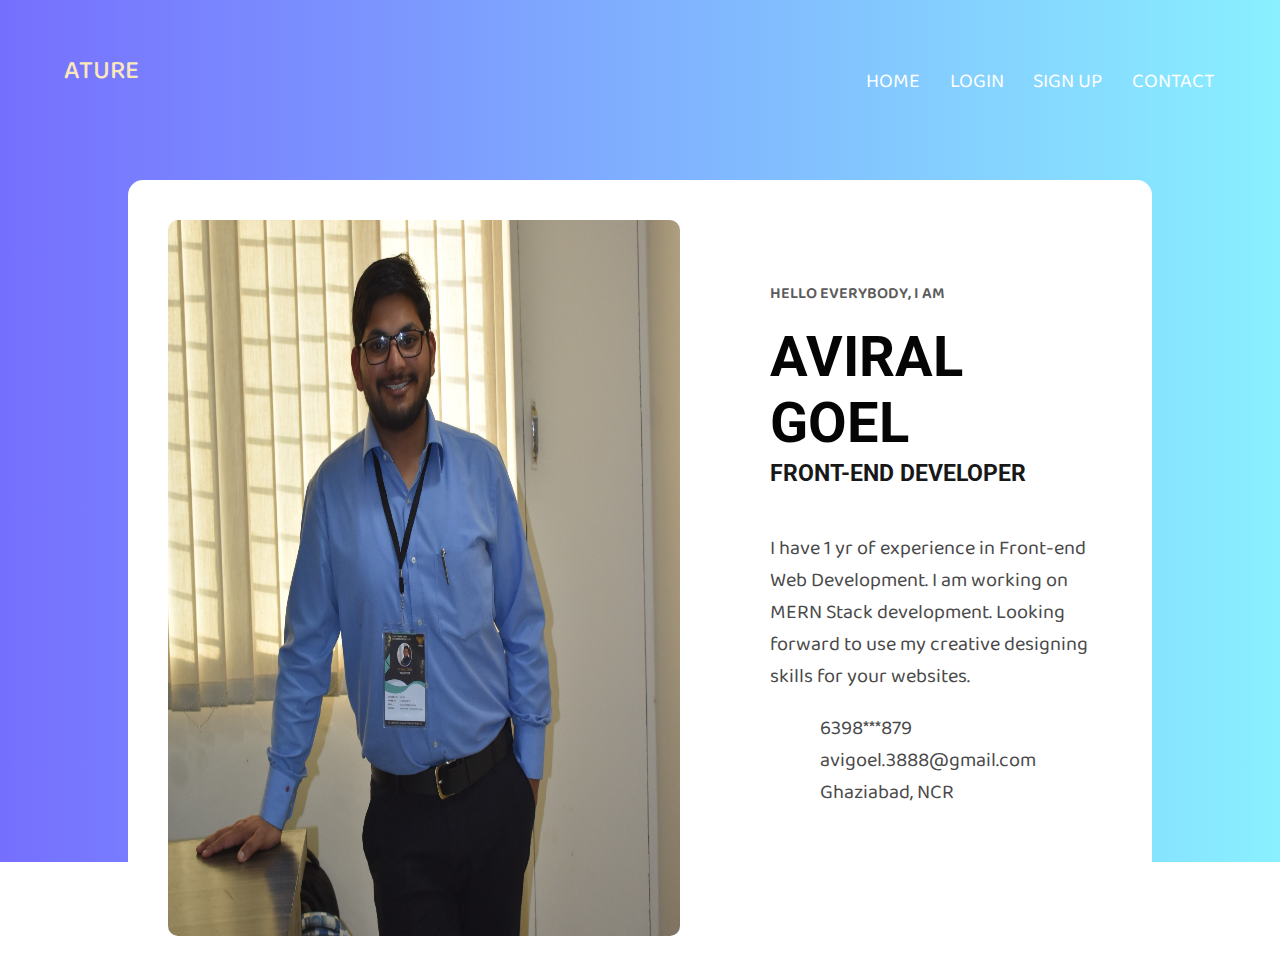
<file: HTML pages/about.html>
<!DOCTYPE html>
<html lang="en">

<head>
    <meta charset="UTF-8">
    <meta http-equiv="X-UA-Compatible" content="IE=edge">
    <meta name="viewport" content="width=device-width, initial-scale=1.0">
    <title>Ature: Developer Profile</title>

    <!-- Google Fonts -->
    <link href="https://fonts.googleapis.com/css2?family=Roboto:ital,wght@0,100;0,300;0,400;0,500;0,700;1,100;1,300;1,400;1,500;1,700&family=Style+Script&display=swap&family=Abril+Fatface&display=swap" rel="stylesheet">
    <link href="https://fonts.googleapis.com/css2?family=Baloo+2:wght@400;500;600;700;800&display=swap" rel="stylesheet">

    <!-- Font Awesome -->
    <link rel="stylesheet" href="https://cdnjs.cloudflare.com/ajax/libs/font-awesome/5.15.3/css/all.min.css" integrity="sha512-iBBXm8fW90+nuLcSKlbmrPcLa0OT92xO1BIsZ+ywDWZCvqsWgccV3gFoRBv0z+8dLJgyAHIhR35VZc2oM/gI1w==" crossorigin="anonymous" referrerpolicy="no-referrer"
    />

    <link rel="stylesheet" href="../Styles/about.css">

</head>

<body>
    <section id="section">
        <nav>
            <div class="main__navbar">
                <div class="home"><a href="../index.html">ATURE</a></div>
                <div>
                    <ul>
                        <li class="list_items"><a href="../index.html">HOME</a></li>
                        <li class="list_items"><a href="./login.html">LOGIN</a></li>
                        <li class="list_items"><a href="./createAccount.html">SIGN UP</a></li>
                        <li class="list_items"><a href="./contact.html">CONTACT</a></li>
                    </ul>
                </div>
            </div>
        </nav>
        <div class="main__bg">
        </div>
    </section>

    <section id="section__2">
        <div class="main__content">
            <div class="container">
                <div class="main__image">
                    <img src="../Images/about.jpg" alt="Developer Image">
                </div>
                <div class="main__text">
                    <h3 class="text__hello">HELLO EVERYBODY, I AM</h3>
                    <h1 class="text__name">AVIRAL GOEL</h1>
                    <h3 class="text__role">FRONT-END DEVELOPER</h3>
                    <p class="text__para">I have 1 yr of experience in Front-end Web Development. I am working on MERN Stack development. Looking forward to use my creative designing skills for your websites.</p>
                    <ul>
                        <li><i class="fas fa-phone-alt"></i> 6398***879</li>
                        <li><i class="fas fa-envelope"></i> avigoel.3888@gmail.com</li>
                        <li><i class="fas fa-map-marker-alt"></i> Ghaziabad, NCR </li>
                    </ul>
                    <div class="links">
                        <a href="https://github.com/Aviral3888" target="_blank"><i class="fab fa-github icon"></i></a>
                        <a href="https://www.linkedin.com/in/aviral-goel-2b789919a/" target="_blank"><i
                                class="fab fa-linkedin icon"></i></a>
                        <a href="https://github.com/Aviral3888" target="_blank"><i
                                class="fab fa-instagram-square icon"></i></a>
                    </div>
                </div>
            </div>
        </div>
    </section>

</body>

</html>
</file>
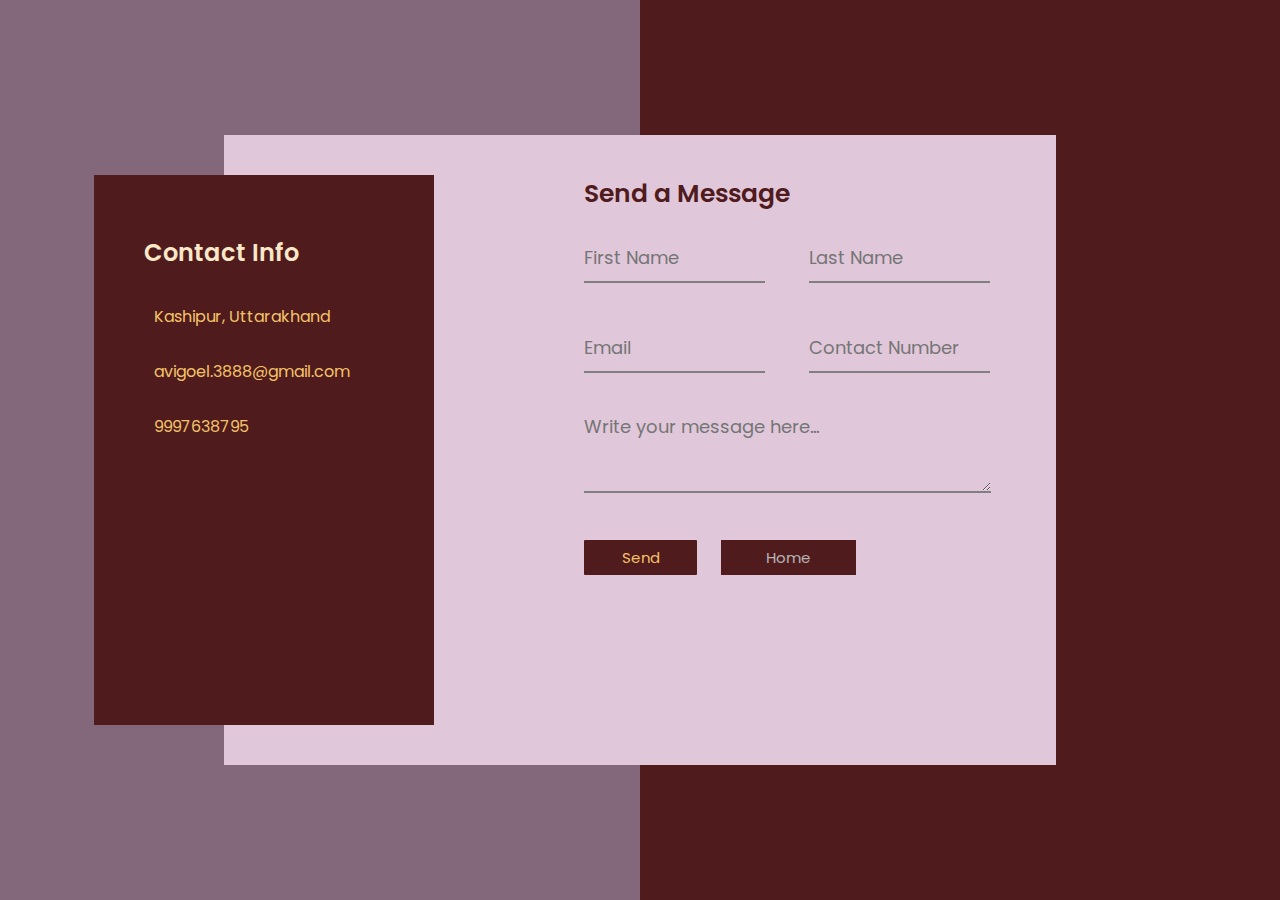
<file: HTML pages/contact.html>
<!DOCTYPE html>
<html lang="en">

<head>
    <meta charset="UTF-8">
    <meta http-equiv="X-UA-Compatible" content="IE=edge">
    <meta name="viewport" content="width=device-width, initial-scale=1.0">
    <title>Document</title>

    <!-- Font Awesome -->
    <link rel="stylesheet" href="https://cdnjs.cloudflare.com/ajax/libs/font-awesome/5.15.3/css/all.min.css" integrity="sha512-iBBXm8fW90+nuLcSKlbmrPcLa0OT92xO1BIsZ+ywDWZCvqsWgccV3gFoRBv0z+8dLJgyAHIhR35VZc2oM/gI1w==" crossorigin="anonymous" referrerpolicy="no-referrer"
    />

    <!-- Google Fonts -->
    <link href="https://fonts.googleapis.com/css2?family=Poppins:ital,wght@0,200;0,300;0,400;0,500;0,600;0,700;0,800;1,100;1,200;1,300;1,400;1,500;1,600;1,700&display=swap" rel="stylesheet">
    <!-- font-family: 'Poppins', sans-serif; -->

    <link rel="stylesheet" href="../Styles/contact.css">
</head>

<body>

    <section id="section">
        <div class="container">
            <div class="contact__info">
                <div class="address__list">
                    <h2 class="address__heading">Contact Info</h2>
                    <ul>
                        <li class="address__list__item">
                            <i class="fas fa-map-marker-alt"></i> Kashipur, Uttarakhand
                        </li>
                        <li class="address__list__item">
                            <i class="fas fa-envelope-open-text"></i>avigoel.3888@gmail.com
                        </li>
                        <li class="address__list__item">
                            <i class="fas fa-phone-volume"></i> 9997638795
                        </li>
                    </ul>
                </div>
                <div class="icons__list">
                    <ul>
                        <li class="icon__list__item">
                            <i class="fab fa-facebook-f"></i>
                        </li>
                        <li class="icon__list__item">
                            <i class="fab fa-twitter"></i>
                        </li>
                        <li class="icon__list__item">
                            <i class="fab fa-instagram"></i>
                        </li>
                        <li class="icon__list__item">
                            <i class="fab fa-linkedin-in"></i>
                        </li>
                        <li class="icon__list__item">
                            <i class="fab fa-pinterest-p"></i>
                        </li>
                    </ul>
                </div>
            </div>
            <div class="contact__form">
                <div class="form__section">
                    <h2 class="contact__form__heading">
                        Send a Message
                    </h2>
                    <form action="">
                        <div class="form__group">
                            <input type="text" name="" id="fname" class="input__name input__first__name" placeholder="First Name">
                            <input type="text" name="" id="lname" class="input__name input__last__name" placeholder="Last Name">
                        </div>
                        <div class="form__group">
                            <input type="email" name="" id="fname" class="input__email" placeholder="Email">
                            <input type="number" name="" id="lname" class="input__number" placeholder="Contact Number">
                        </div>
                        <div class="form__group">
                            <textarea name="" id="message" class="input__message" placeholder="Write your message here..."></textarea>
                        </div>
                        <button type="submit">Send</button>
                        <span class="home__link">
                            <a href="../index.html">Home</a>
                        </span>

                    </form>
                </div>
            </div>
        </div>
    </section>

</body>

</html>
</file>
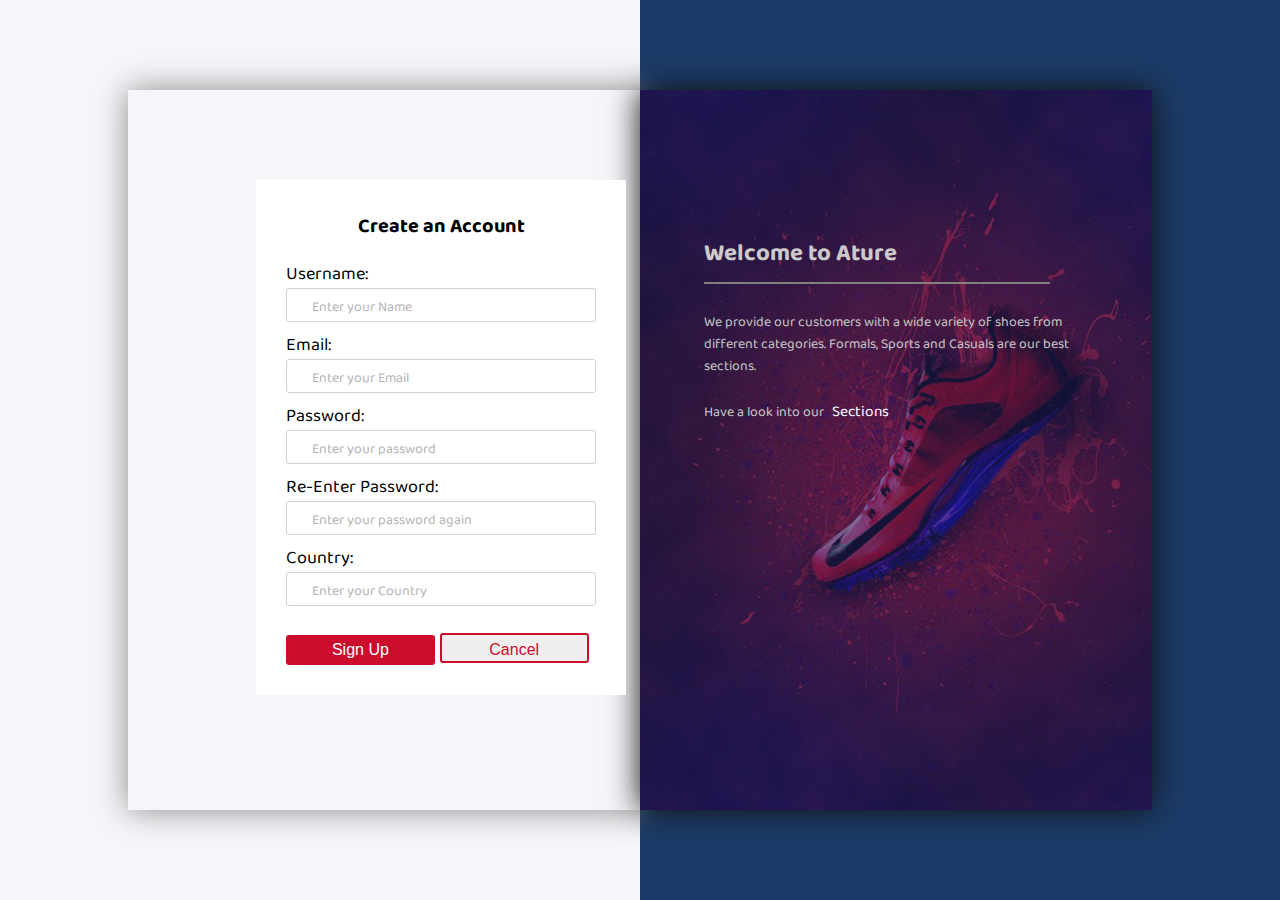
<file: HTML pages/createAccount.html>
<!DOCTYPE html>
<html lang="en">

<head>
    <meta charset="UTF-8">
    <meta http-equiv="X-UA-Compatible" content="IE=edge">
    <meta name="viewport" content="width=device-width, initial-scale=1.0">


    <!-- Google Fonts -->
    <link href="https://fonts.googleapis.com/css2?family=Roboto:ital,wght@0,100;0,300;0,400;0,500;0,700;1,100;1,300;1,400;1,500;1,700&family=Style+Script&display=swap&family=Abril+Fatface&display=swap" rel="stylesheet">
    <link href="https://fonts.googleapis.com/css2?family=Baloo+2:wght@400;500;600;700;800&display=swap" rel="stylesheet">

    <!-- CSS -->
    <link rel="stylesheet" href="../Styles/style.css">
    <link rel="stylesheet" href="../Styles/responsive.css">
    <link rel="stylesheet" href="../Styles/createAccount.css">

    <title>Create Account</title>

</head>

<body>
    <!-- 
    <section id="section1">
        <nav id="navbar__top" class="createAccount__navbar">
            <div class="navbar1__main__div">
                <div class="navbar1__heading__div">
                    <h2 class="navbar1__heading">Register fast to avail <span style=" font-size: larger;">Special
                            Offers</span>!!
                    </h2>
                </div>
                <div class="navbar1__list__div">
                    <ul class="navbar1__ul">
                        <li class="navbar1__li">
                            <span class="first__child">
                                <a href="../index.html" class="createAccount__home__link"> Home</a>
                            </span>
                        </li>
                        <li class="navbar1__li"><a href="#">Create Account</a></li>
                        <li class="navbar1__li"><a href="#">Login</a></li>
                    </ul>
                </div>
            </div>
        </nav>
    </section> -->

    <section class="section" id="background__area">
        <div class="main__back__div">
            <div class="div__one"></div>
            <div class="div__two"></div>
        </div>
    </section>

    <section class="section" id="create__page">
        <div class="main__create__area">
            <div class="div__one__account">
                <div class="signup__content__background">
                    <div class="signup-heading">
                        <h2>Create an Account</h2>
                    </div>
                    <form name="myform" action="" method="" onsubmit="return validateform()">
                        <div class="form-group">
                            <label for="name">Username:</label><br>
                            <input type="text" name="name" id="name" placeholder="Enter your Name"><span id="nameerror"></span>
                        </div>
                        <div class="form-group">
                            <label for="email">Email:</label><br>
                            <input type="email" name="email" id="email" placeholder="Enter your Email"><span id="emailerror"></span>
                        </div>
                        <div class="form-group">
                            <label for="password">Password:</label><br>
                            <input type="password" name="pass" id="pass" placeholder="Enter your password"><span id="passerror"></span>
                        </div>
                        <div class="form-group">
                            <label for="password">Re-Enter Password:</label><br>
                            <input type="password" name="pass1" id="pass1" placeholder="Enter your password again"><span id="passerror1"></span>
                        </div>
                        <div class="form-group">
                            <label for="name">Country:</label><br>
                            <input type="text" name="country" id="country" placeholder="Enter your Country"><span id="countryerror"></span>
                        </div>
                        <div class="btn">
                            <button type="submit" value="Submit" id="Submit" class="signup__confirm">Sign Up</button>
                            <button class="signup__cancel"><a href="../index.html">Cancel</a></button>
                        </div>
                </div>
            </div>
            <div class="div__two__account">
                <div class="section__two__content">
                    <h2>
                        Welcome to Ature
                    </h2>
                    <p>We provide our customers with a wide variety of shoes from different categories. Formals, Sports and Casuals are our best sections. <br><br> Have a look into our <a href="#"> Sections</a>
                    </p>

                </div>
            </div>
        </div>
    </section>

    <script>
        function validateform() {
            let name = document.myform.name.value;
            let email = document.myform.email.value;
            let pass = document.myform.pass.value;
            let pass1 = document.myform.pass1.value;
            let country = document.myform.country.value;

            if (name == "" || name == null) {
                alert("Invalid UserName");
                return false;
            } else if (email == "" || email == null) {
                alert("Invalid Email");
                return false;
            } else if (pass.length < 6) {
                alert("Password MUST contain at-least than 6 characters");
                return false;
            } else if (pass !== pass1) {
                alert('Your Passwords does not match. Enter again.');
                return false;
            } else if (country == "" || country == null) {
                alert('Please enter the Name of Your Country');
                return false;
            } else {
                alert('Account Created Successfully. Welcome to Ature');
                return true;
            }

        }
    </script>
</body>

</html>
</file>
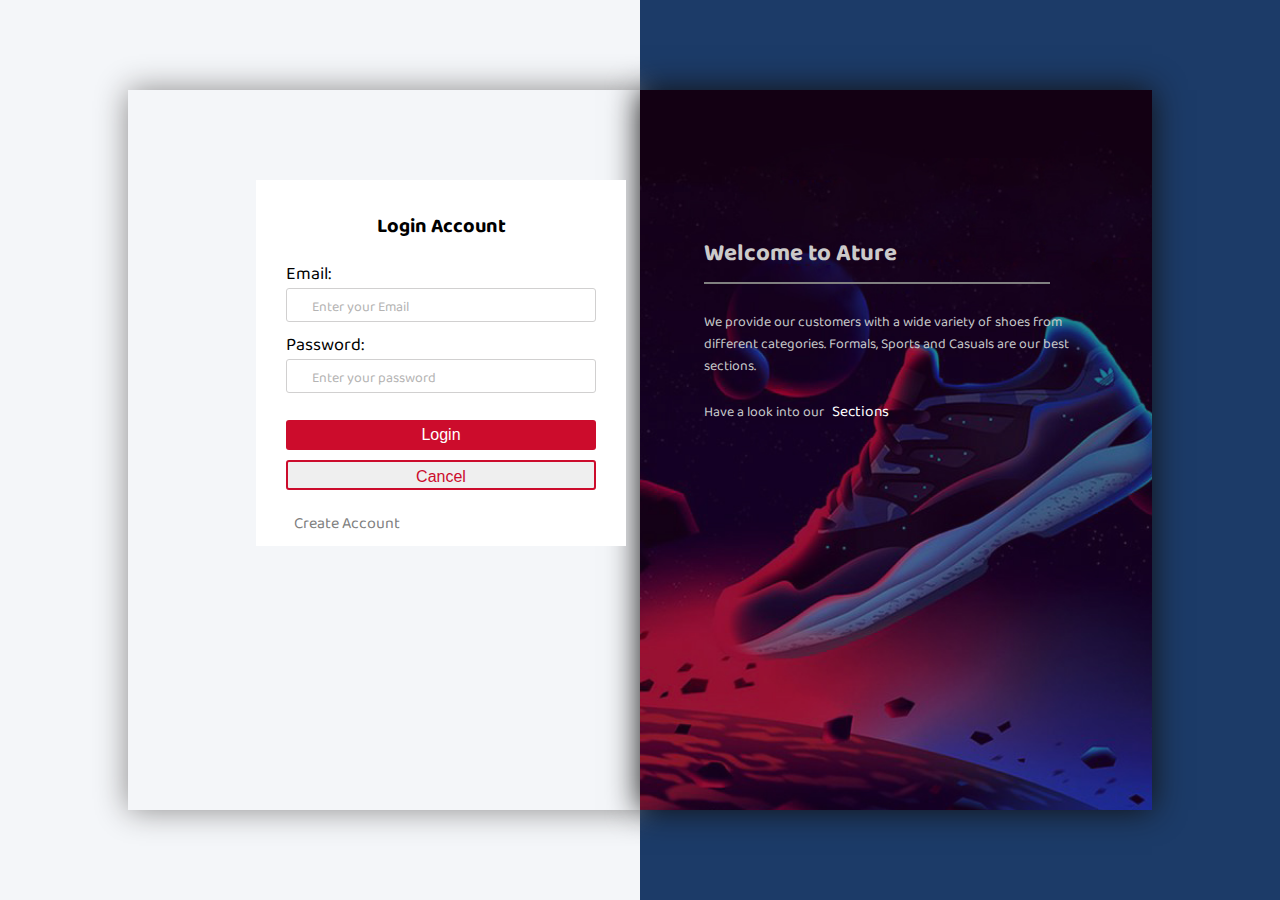
<file: HTML pages/login.html>
<!DOCTYPE html>
<html lang="en">

<head>
    <meta charset="UTF-8">
    <meta http-equiv="X-UA-Compatible" content="IE=edge">
    <meta name="viewport" content="width=device-width, initial-scale=1.0">


    <!-- Google Fonts -->
    <link href="https://fonts.googleapis.com/css2?family=Roboto:ital,wght@0,100;0,300;0,400;0,500;0,700;1,100;1,300;1,400;1,500;1,700&family=Style+Script&display=swap&family=Abril+Fatface&display=swap" rel="stylesheet">
    <link href="https://fonts.googleapis.com/css2?family=Baloo+2:wght@400;500;600;700;800&display=swap" rel="stylesheet">

    <!-- CSS -->
    <link rel="stylesheet" href="../Styles/style.css">
    <link rel="stylesheet" href="../Styles/responsive.css">
    <link rel="stylesheet" href="../Styles/createAccount.css">

    <title>Create Account</title>

    <style>
        button {
            width: 100%;
            margin-bottom: 10px;
        }
        
        .signup__cancel:hover {
            background-color: white;
        }
        
        .signup__cancel a:hover {
            color: rgb(204, 12, 44);
            font-weight: bold;
        }
        
        .main__create__area .div__two__account {
            box-shadow: 0px 0px 30px #131212;
            background-color: #1C3B68;
            background-image: url(../Images/login__bg1.jpg);
            background-repeat: no-repeat;
            background-size: cover;
            width: 50%;
        }
        
        .login__link {
            margin-top: 10px;
            margin-bottom: -20px;
        }
        
        .login__link a {
            text-decoration: none;
            color: gray;
            font-family: 'Baloo 2', cursive;
            font-size: 80%;
            padding: 0px 8px;
        }
        
        .login__link a:hover {
            color: black;
            background-color: rgb(190, 187, 187);
            padding: 0px 8px;
            border-radius: 10px;
        }
    </style>

</head>

<body>
    <!-- 
    <section id="section1">
        <nav id="navbar__top" class="createAccount__navbar">
            <div class="navbar1__main__div">
                <div class="navbar1__heading__div">
                    <h2 class="navbar1__heading">Register fast to avail <span style=" font-size: larger;">Special
                            Offers</span>!!
                    </h2>
                </div>
                <div class="navbar1__list__div">
                    <ul class="navbar1__ul">
                        <li class="navbar1__li">
                            <span class="first__child">
                                <a href="../index.html" class="createAccount__home__link"> Home</a>
                            </span>
                        </li>
                        <li class="navbar1__li"><a href="#">Create Account</a></li>
                        <li class="navbar1__li"><a href="#">Login</a></li>
                    </ul>
                </div>
            </div>
        </nav>
    </section> -->

    <section class="section" id="background__area">
        <div class="main__back__div">
            <div class="div__one"></div>
            <div class="div__two"></div>
        </div>
    </section>

    <section class="section" id="create__page">
        <div class="main__create__area">
            <div class="div__one__account">
                <div class="signup__content__background">
                    <div class="signup-heading">
                        <h2>Login Account </h2>
                    </div>
                    <form name="myform" action="" method="" onsubmit="return validateform()">

                        <div class="form-group">
                            <label for="email">Email:</label><br>
                            <input type="email" name="email" id="email" placeholder="Enter your Email"><span id="emailerror"></span>
                        </div>
                        <div class="form-group">
                            <label for="password">Password:</label><br>
                            <input type="password" name="pass" id="pass" placeholder="Enter your password"><span id="passerror"></span>
                        </div>

                        <div class="btn">
                            <button type="submit" value="Submit" id="Submit" class="signup__confirm">Login</button>
                            <button class="signup__cancel"><a href="../index.html">Cancel</a></button>
                        </div>
                        <div class="form-group">
                            <p class="login__link"> <a href="./createAccount.html">Create Account</a> </p>
                        </div>
                </div>


            </div>
            <div class="div__two__account">
                <div class="section__two__content">
                    <h2>
                        Welcome to Ature
                    </h2>
                    <p>We provide our customers with a wide variety of shoes from different categories. Formals, Sports and Casuals are our best sections. <br><br> Have a look into our <a href="#"> Sections</a>
                    </p>

                </div>
            </div>
        </div>
    </section>

    <script>
        function validateform() {
            let email = document.myform.email.value;
            let pass = document.myform.pass.value;

            if (email == "" || email == null) {
                alert("Invalid Email");
                return false;
            } else if (pass.length < 6) {
                alert("Password MUST contain at-least than 6 characters");
                return false;
            } else {
                alert('Login Successful. Welcome to Ature');
                return true;
            }

        }
    </script>
</body>

</html>
</file>
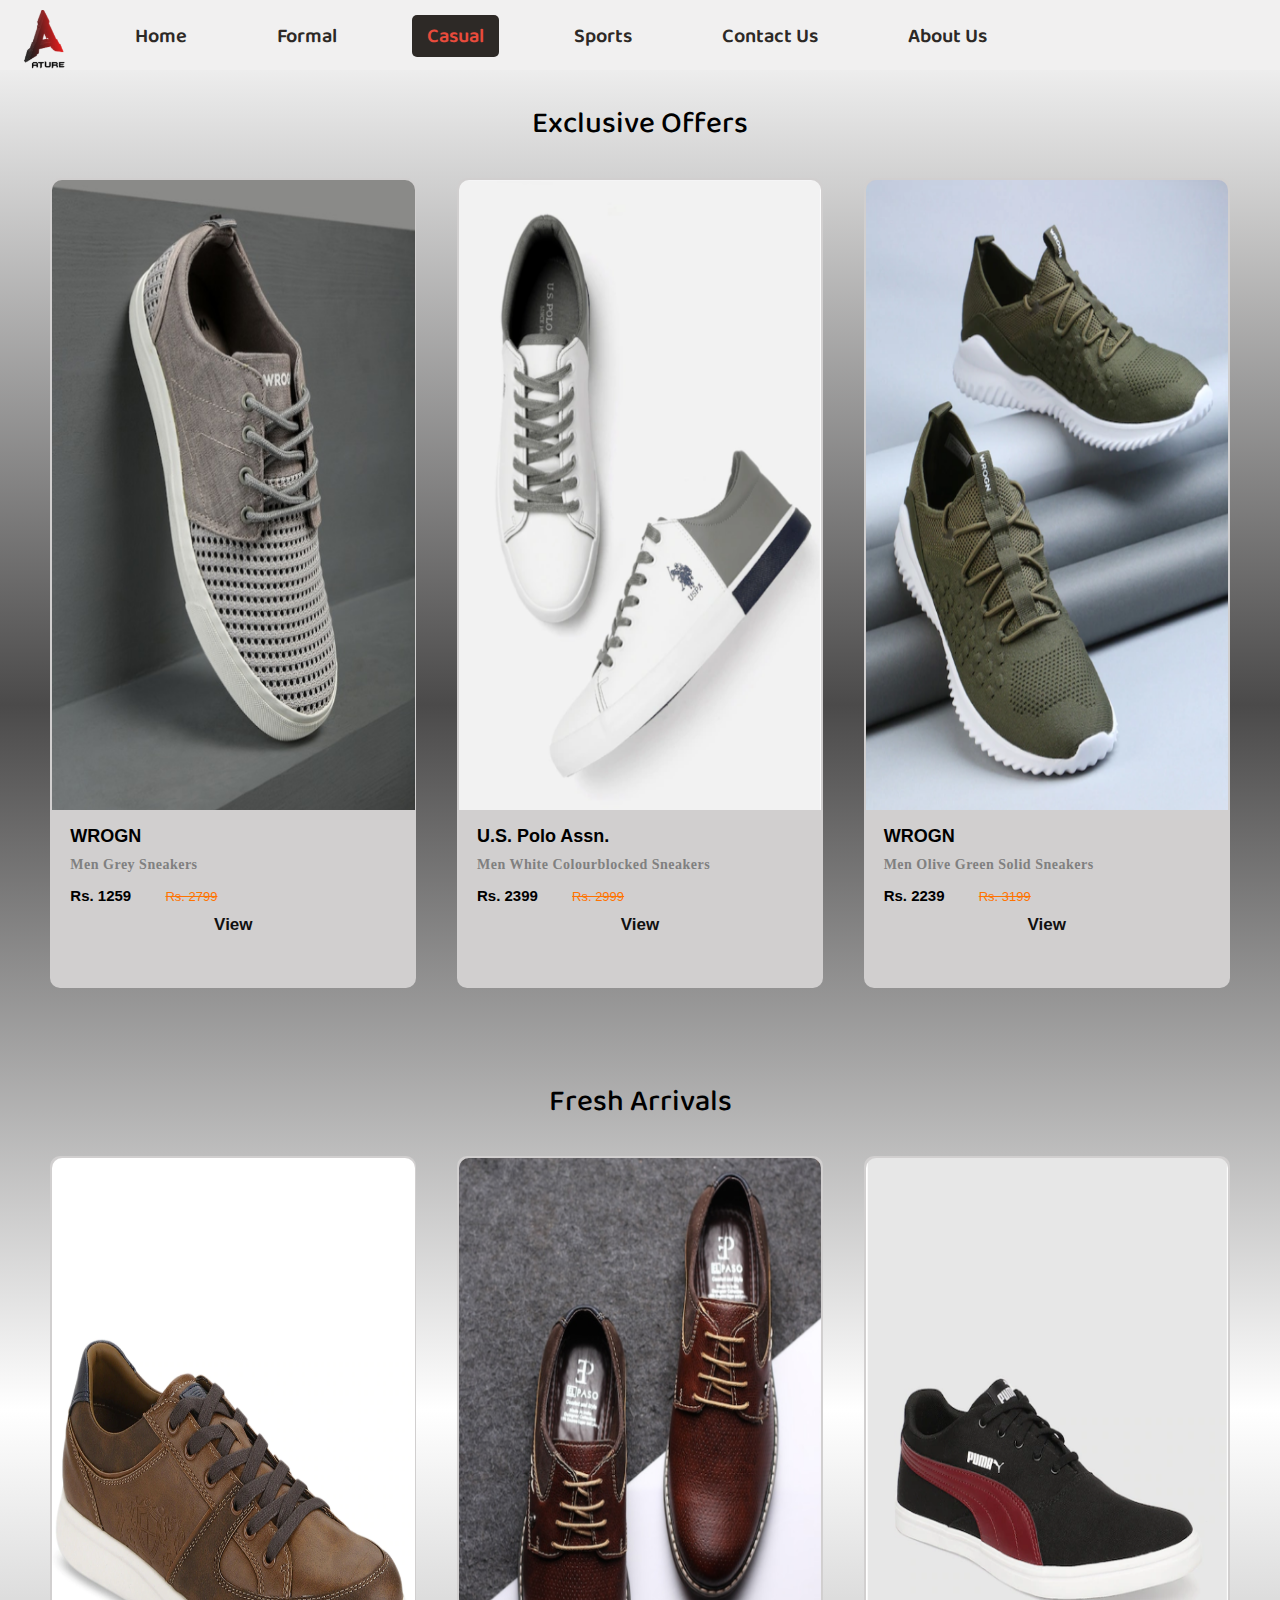
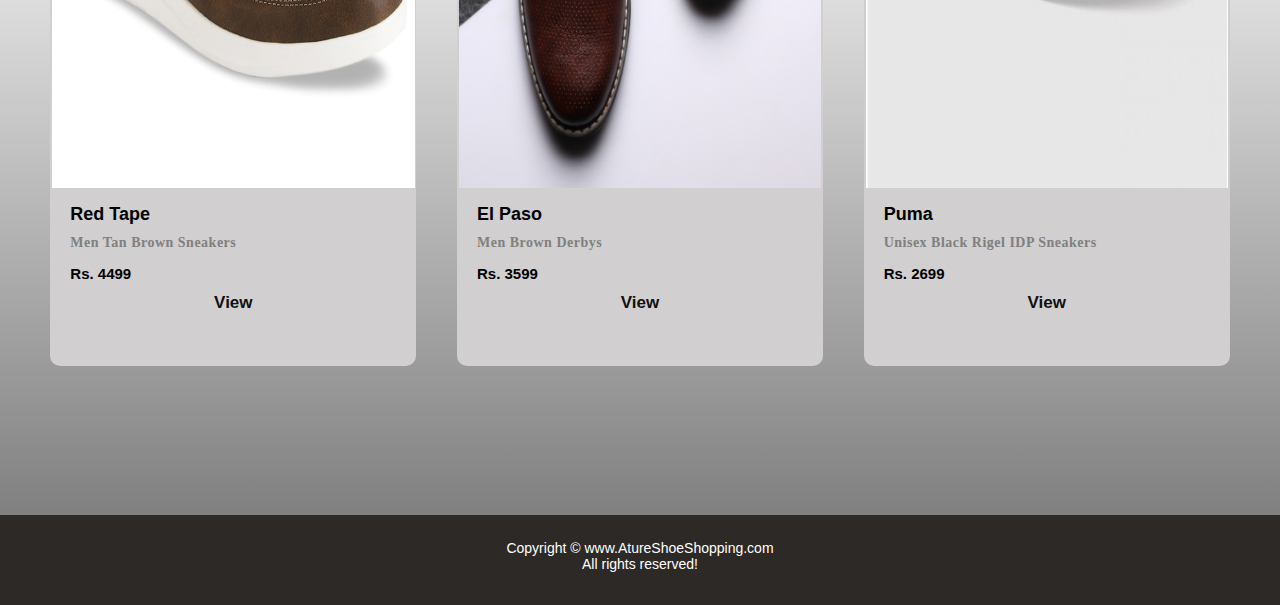
<file: Shoes/Casual-shoes/casual.html>
<!DOCTYPE html>
<html lang="en">

<head>
    <meta charset="UTF-8">
    <meta name="viewport" content="width=device-width, initial-scale=1.0">
    <meta http-equiv="X-UA-Compatible" content="ie=edge">
    <link rel="stylesheet" href="../../Styles/Shoes/shoes-style.css">
    <link href="https://fonts.googleapis.com/css2?family=Baloo+2:wght@400;500;600;700;800&display=swap" rel="stylesheet">

    <title>Casual Section</title>
    <style>
        .body .item {
            height: 90vh;
        }
        
        .items {
            height: 235vh;
        }
        
        .body .item img {
            height: 70vh;
        }
    </style>
</head>

<body>
    <section id="sec3">
        <nav id="content-menu">
            <ul>
                <li><a href="../../index.html">Home</a></li>
                <li><a href="../Formal-shoes/formal.html">Formal</a></li>
                <li><a href="#" class="active">Casual</a></li>
                <li><a href="../Sports-shoes/sports.html">Sports</a></li>
                <li><a href="../../HTML pages/contact.html">Contact Us</a></li>
                <li><a href="../../HTML pages/about.html">About Us</a></li>
            </ul>
        </nav>
        <div class="site-logo">
            <a href="index.html">
                <img src="../../Images/Logo/logo1 Ature.png" alt="Logo">
            </a>
        </div>
    </section>

    <section class="items">
        <div class="body-heading">
            Exclusive Offers
        </div>
        <div class="body">
            <div class="item item1">
                <img src="../../Images/Shoes/Casuals/casual1.png" alt="Pic1">
                <div class="text">
                    <h2 class="shoes-heading">WROGN</h2>
                    <h3 class="shoes-style">
                        Men Grey Sneakers
                    </h3>
                    <h3 class="shoes-price">
                        Rs. 1259 <span>Rs. 2799</span>
                    </h3>
                </div>
                <div class="butt">
                    <p><a href="casual1.html">View</a></p>
                </div>
            </div>
            <div class="item item2">
                <img src="../../Images/Shoes/Casuals/casual2.png" alt="Pic2">
                <div class="text">
                    <h2 class="shoes-heading">U.S. Polo Assn.</h2>
                    <h3 class="shoes-style">
                        Men White Colourblocked Sneakers
                    </h3>
                    <h3 class="shoes-price">
                        Rs. 2399 <span>Rs. 2999</span>
                    </h3>
                </div>
                <div class="butt">
                    <p><a href="casual2.html">View</a></p>
                </div>
            </div>
            <div class="item item3">
                <img src="../../Images/Shoes/Casuals/casual3.png" alt="Pic3">
                <div class="text">
                    <h2 class="shoes-heading">WROGN</h2>
                    <h3 class="shoes-style">
                        Men Olive Green Solid Sneakers
                    </h3>
                    <h3 class="shoes-price">
                        Rs. 2239 <span>Rs. 3199</span>
                    </h3>
                </div>
                <div class="butt">
                    <p><a href="">View</a></p>
                </div>
            </div>
        </div>

        <div class="body-heading">
            Fresh Arrivals
        </div>
        <div class="body">
            <div class="item item4">
                <img src="../../Images/Shoes/Casuals/casual4.png" alt="Pic4">
                <div class="text">
                    <h2 class="shoes-heading">Red Tape</h2>
                    <h3 class="shoes-style">
                        Men Tan Brown Sneakers
                    </h3>
                    <h3 class="shoes-price">
                        Rs. 4499 <span></span>
                    </h3>
                </div>
                <div class="butt">
                    <p><a href="">View</a></p>
                </div>
            </div>
            <div class="item item5">
                <img src="../../Images/Shoes/Casuals/casual5.png" alt="Pic5">
                <div class="text">
                    <h2 class="shoes-heading">El Paso</h2>
                    <h3 class="shoes-style">
                        Men Brown Derbys
                    </h3>
                    <h3 class="shoes-price">
                        Rs. 3599 <span></span>
                    </h3>
                </div>
                <div class="butt">
                    <p><a href="">View</a></p>
                </div>
            </div>
            <div class="item item6">
                <img src="../../Images/Shoes/Casuals/casual6.png" alt="Pic6">
                <div class="text">
                    <h2 class="shoes-heading">Puma</h2>
                    <h3 class="shoes-style">
                        Unisex Black Rigel IDP Sneakers
                    </h3>
                    <h3 class="shoes-price">
                        Rs. 2699 <span></span>
                    </h3>
                </div>
                <div class="butt">
                    <p><a href="">View</a></p>
                </div>
            </div>
        </div>
    </section>
    <section id="sec5">
        <nav id="footer-menu">
            <div class="part1">
                Copyright &copy; www.AtureShoeShopping.com<br> All rights reserved!
            </div>
            <!-- <div class="part2">
                <p class="p1">Developer Details :</p>
                <p class="p2">avigoel.3888@gmail.com</p>
                <p class="p2">Aviral Goel</p>
            </div> -->
            <!-- <div class="part3">
                <p><a href="#sec1">Move to top</a></p>
            </div> -->
        </nav>
    </section>


</body>

</html>
</file>
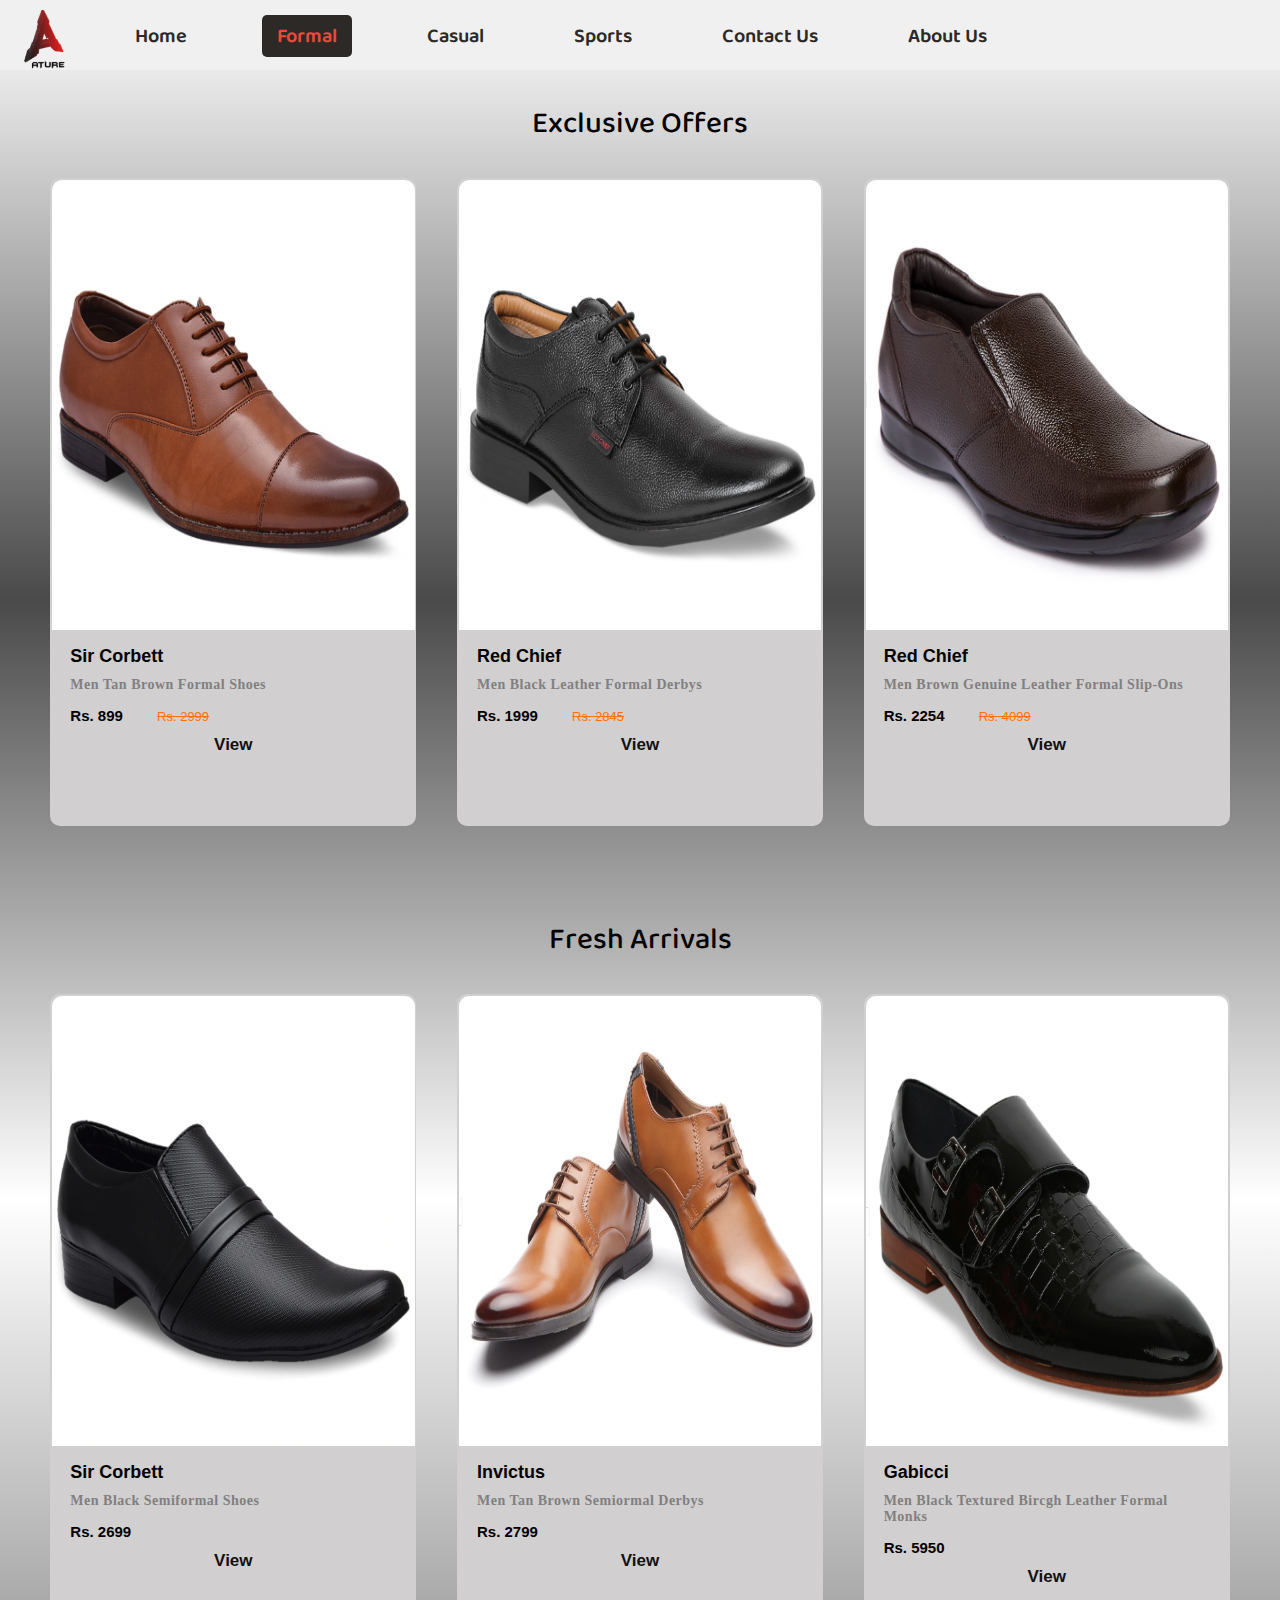
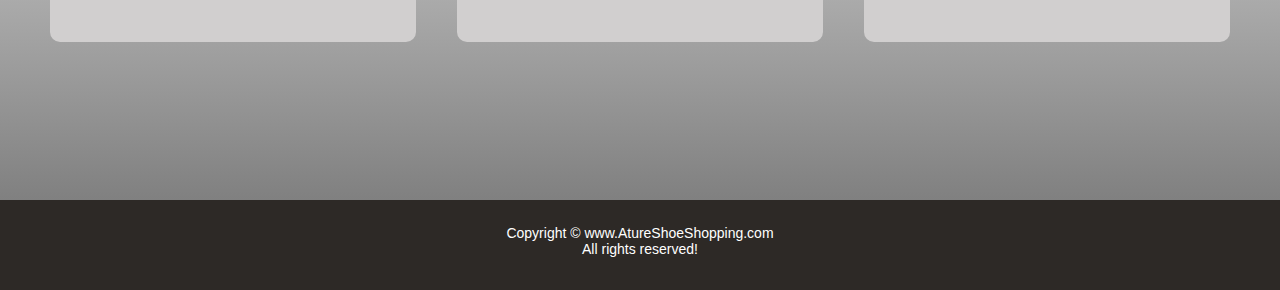
<file: Shoes/Formal-shoes/formal.html>
<!DOCTYPE html>
<html lang="en">

<head>
    <meta charset="UTF-8">
    <meta name="viewport" content="width=device-width, initial-scale=1.0">
    <meta http-equiv="X-UA-Compatible" content="ie=edge">
    <link rel="stylesheet" href="../../Styles/Shoes/shoes-style.css">
    <link href="https://fonts.googleapis.com/css2?family=Baloo+2:wght@400;500;600;700;800&display=swap" rel="stylesheet">

    <title>Formal Section</title>

</head>

<body>
    <section id="sec3">
        <nav id="content-menu">
            <ul>
                <li><a href="../../index.html">Home</a></li>
                <li><a href="#" class="active">Formal</a></li>
                <li><a href="../Casual-shoes/casual.html">Casual</a></li>
                <li><a href="../Sports-shoes/sports.html">Sports</a></li>
                <li><a href="../../HTML pages/contact.html">Contact Us</a></li>
                <li><a href="../../HTML pages/about.html">About Us</a></li>
            </ul>
        </nav>
        <div class="site-logo">
            <a href="../../index.html">
                <img src="../../Images/Logo/logo1 Ature.png" alt="Logo">
            </a>
        </div>
    </section>

    <section class="items">
        <div class="body-heading">
            Exclusive Offers
        </div>
        <div class="body">
            <div class="item item1">
                <img src="../../Images/Shoes/Formals/formal1.png" alt="Pic1">
                <div class="text">
                    <h2 class="shoes-heading">Sir Corbett</h2>
                    <h3 class="shoes-style">
                        Men Tan Brown Formal Shoes
                    </h3>
                    <h3 class="shoes-price">
                        Rs. 899 <span>Rs. 2999</span>
                    </h3>
                </div>
                <div class="butt">
                    <p><a href="formal1.html">View</a></p>
                </div>
            </div>
            <div class="item item2">
                <img src="../../Images/Shoes/Formals/formal2.png" alt="Pic2">
                <div class="text">
                    <h2 class="shoes-heading">Red Chief</h2>
                    <h3 class="shoes-style">
                        Men Black Leather Formal Derbys
                    </h3>
                    <h3 class="shoes-price">
                        Rs. 1999 <span>Rs. 2845</span>
                    </h3>
                </div>
                <div class="butt">
                    <p><a href="formal2.html">View</a></p>
                </div>
            </div>
            <div class="item item3">
                <img src="../../Images/Shoes/Formals/formal3.png" alt="Pic3">
                <div class="text">
                    <h2 class="shoes-heading">Red Chief</h2>
                    <h3 class="shoes-style">
                        Men Brown Genuine Leather Formal Slip-Ons
                    </h3>
                    <h3 class="shoes-price">
                        Rs. 2254 <span>Rs. 4099</span>
                    </h3>
                </div>
                <div class="butt">
                    <p><a href="">View</a></p>
                </div>
            </div>
        </div>

        <div class="body-heading">
            Fresh Arrivals
        </div>
        <div class="body">
            <div class="item item4">
                <img src="../../Images/Shoes/Formals/formal4.png" alt="Pic4">
                <div class="text">
                    <h2 class="shoes-heading">Sir Corbett</h2>
                    <h3 class="shoes-style">
                        Men Black Semiformal Shoes
                    </h3>
                    <h3 class="shoes-price">
                        Rs. 2699 <span></span>
                    </h3>
                </div>
                <div class="butt">
                    <p><a href="">View</a></p>
                </div>
            </div>
            <div class="item item5">
                <img src="../../Images/Shoes/Formals/formal5.png" alt="Pic5">
                <div class="text">
                    <h2 class="shoes-heading">Invictus</h2>
                    <h3 class="shoes-style">
                        Men Tan Brown Semiormal Derbys
                    </h3>
                    <h3 class="shoes-price">
                        Rs. 2799 <span></span>
                    </h3>
                </div>
                <div class="butt">
                    <p><a href="">View</a></p>
                </div>
            </div>
            <div class="item item6">
                <img src="../../Images/Shoes/Formals/formal6.png" alt="Pic6">
                <div class="text">
                    <h2 class="shoes-heading">Gabicci</h2>
                    <h3 class="shoes-style">
                        Men Black Textured Bircgh Leather Formal Monks
                    </h3>
                    <h3 class="shoes-price">
                        Rs. 5950 <span></span>
                    </h3>
                </div>
                <div class="butt">
                    <p><a href="">View</a></p>
                </div>
            </div>
        </div>
    </section>
    <section id="sec5">
        <nav id="footer-menu">
            <div class="part1">
                Copyright &copy; www.AtureShoeShopping.com<br> All rights reserved!
            </div>
            <!-- <div class="part2">
                <p class="p1">Developer Details :</p>
                <p class="p2">avigoel.3888@gmail.com</p>
                <p class="p2">Aviral Goel</p>
            </div> -->
            <!-- <div class="part3">
                <p><a href="#sec1">Move to top</a></p>
            </div> -->
        </nav>
    </section>


</body>

</html>
</file>
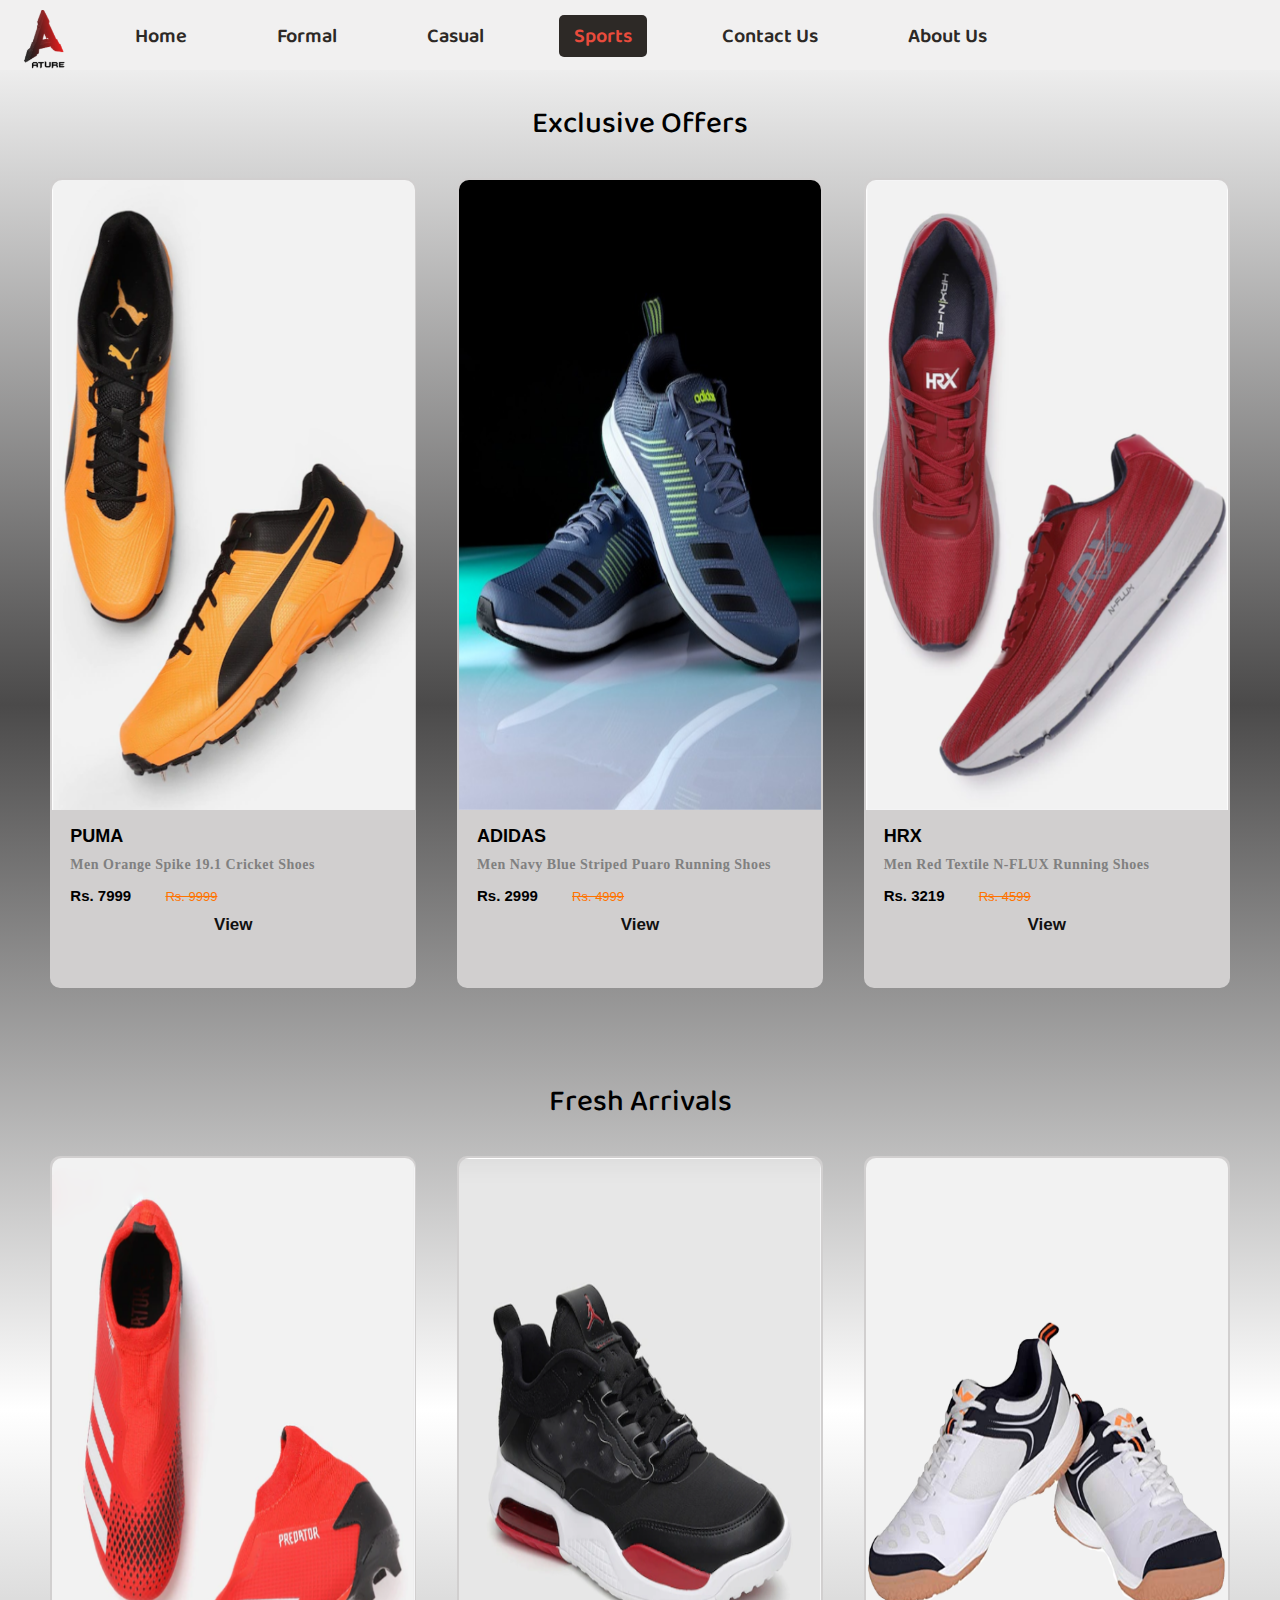
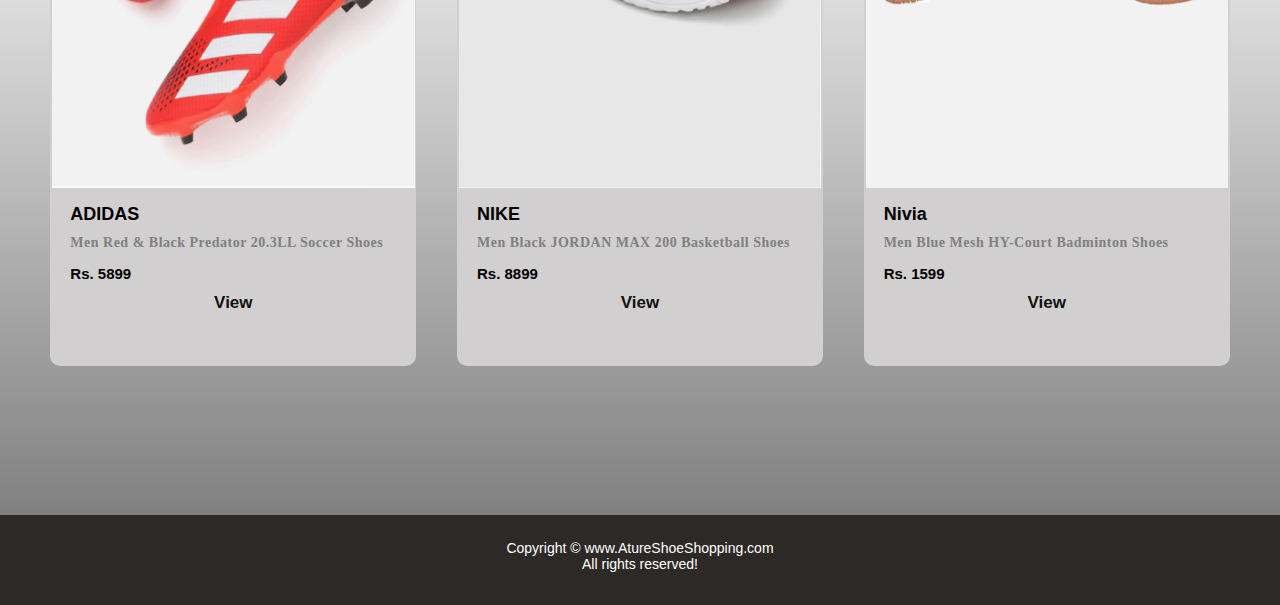
<file: Shoes/Sports-shoes/sports.html>
<!DOCTYPE html>
<html lang="en">

<head>
    <meta charset="UTF-8">
    <meta name="viewport" content="width=device-width, initial-scale=1.0">
    <meta http-equiv="X-UA-Compatible" content="ie=edge">
    <link rel="stylesheet" href="../../Styles/Shoes/shoes-style.css">
    <link href="https://fonts.googleapis.com/css2?family=Baloo+2:wght@400;500;600;700;800&display=swap" rel="stylesheet">

    <title>Sports Section</title>
    <style>
        .body .item {
            height: 90vh;
        }
        
        .items {
            height: 235vh;
        }
        
        .body .item img {
            height: 70vh;
        }
    </style>
</head>

<body>
    <section id="sec3">
        <nav id="content-menu">
            <ul>
                <li><a href="../../index.html">Home</a></li>
                <li><a href="../Formal-shoes/formal.html">Formal</a></li>
                <li><a href="../Casual-shoes/casual.html">Casual</a></li>
                <li><a href="#" class="active">Sports</a></li>
                <li><a href="../../HTML pages/contact.html">Contact Us</a></li>
                <li><a href="../../HTML pages/about.html">About Us</a></li>
            </ul>
        </nav>
        <div class="site-logo">
            <a href="index.html">
                <img src="../../Images/Logo/logo1 Ature.png" alt="Logo">
            </a>
        </div>
    </section>

    <section class="items">
        <div class="body-heading">
            Exclusive Offers
        </div>
        <div class="body">
            <div class="item item1">
                <img src="../../Images/Shoes/Sports/sports1.png" alt="Pic1">
                <div class="text">
                    <h2 class="shoes-heading">PUMA</h2>
                    <h3 class="shoes-style">
                        Men Orange Spike 19.1 Cricket Shoes
                    </h3>
                    <h3 class="shoes-price">
                        Rs. 7999 <span>Rs. 9999</span>
                    </h3>
                </div>
                <div class="butt">
                    <p><a href="sports1.html">View</a></p>
                </div>
            </div>
            <div class="item item2">
                <img src="../../Images/Shoes/Sports/sports2.png" alt="Pic2">
                <div class="text">
                    <h2 class="shoes-heading">ADIDAS</h2>
                    <h3 class="shoes-style">
                        Men Navy Blue Striped Puaro Running Shoes
                    </h3>
                    <h3 class="shoes-price">
                        Rs. 2999 <span>Rs. 4999</span>
                    </h3>
                </div>
                <div class="butt">
                    <p><a href="sports2.html">View</a></p>
                </div>
            </div>
            <div class="item item3">
                <img src="../../Images/Shoes/Sports/sports3.png" alt="Pic3">
                <div class="text">
                    <h2 class="shoes-heading">HRX</h2>
                    <h3 class="shoes-style">
                        Men Red Textile N-FLUX Running Shoes
                    </h3>
                    <h3 class="shoes-price">
                        Rs. 3219 <span>Rs. 4599</span>
                    </h3>
                </div>
                <div class="butt">
                    <p><a href="">View</a></p>
                </div>
            </div>
        </div>

        <div class="body-heading">
            Fresh Arrivals
        </div>
        <div class="body">
            <div class="item item4">
                <img src="../../Images/Shoes/Sports/sports4.png" alt="Pic4">
                <div class="text">
                    <h2 class="shoes-heading">ADIDAS</h2>
                    <h3 class="shoes-style">
                        Men Red & Black Predator 20.3LL Soccer Shoes
                    </h3>
                    <h3 class="shoes-price">
                        Rs. 5899 <span></span>
                    </h3>
                </div>
                <div class="butt">
                    <p><a href="">View</a></p>
                </div>
            </div>
            <div class="item item5">
                <img src="../../Images/Shoes/Sports/sports5.png" alt="Pic5">
                <div class="text">
                    <h2 class="shoes-heading">NIKE</h2>
                    <h3 class="shoes-style">
                        Men Black JORDAN MAX 200 Basketball Shoes
                    </h3>
                    <h3 class="shoes-price">
                        Rs. 8899 <span></span>
                    </h3>
                </div>
                <div class="butt">
                    <p><a href="">View</a></p>
                </div>
            </div>
            <div class="item item6">
                <img src="../../Images/Shoes/Sports/sports6.png" alt="Pic6">
                <div class="text">
                    <h2 class="shoes-heading">Nivia</h2>
                    <h3 class="shoes-style">
                        Men Blue Mesh HY-Court Badminton Shoes
                    </h3>
                    <h3 class="shoes-price">
                        Rs. 1599 <span></span>
                    </h3>
                </div>
                <div class="butt">
                    <p><a href="">View</a></p>
                </div>
            </div>
        </div>
    </section>
    <section id="sec5">
        <nav id="footer-menu">
            <div class="part1">
                Copyright &copy; www.AtureShoeShopping.com<br> All rights reserved!
            </div>
            <!-- <div class="part2">
                <p class="p1">Developer Details :</p>
                <p class="p2">avigoel.3888@gmail.com</p>
                <p class="p2">Aviral Goel</p>
            </div> -->
            <!-- <div class="part3">
                <p><a href="#sec1">Move to top</a></p>
            </div> -->
        </nav>
    </section>


</body>

</html>
</file>
<file: Styles/about.css>
body {
        margin: 0;
        padding: 0;
        box-sizing: border-box;
        font-size: 20px;
        font-family: 'Baloo 2', cursive;
    }
    
    #section {
        width: 100%;
        background-image: linear-gradient(to right, #766FFE, #89F0FF);
        position: relative;
    }
    
    .main__navbar {
        display: flex;
        flex-direction: row;
        justify-content: space-between;
        align-items: center;
        padding: 5vh 5vw;
    }
    
    .home a {
        text-decoration: none;
        font-size: 130%;
        color: rgb(250, 231, 187);
        font-weight: 500;
    }
    
    .list_items {
        list-style: none;
        float: left;
        margin-left: 2vw;
    }
    
    .list_items a {
        text-decoration: none;
        color: white;
        border: 2px solid transparent;
    }
    
    .list_items a:hover {
        border-bottom: 2px solid white;
    }
    
    .main__bg {
        height: 80vh;
        /* width: 100vw; */
    }
    
    .main__content {
        position: absolute;
        top: 20vh;
        left: 10vw;
        right: 10vw;
        /* width: 80vw; */
        background-color: white;
        border-radius: 15px;
        padding: 40px;
    }
    
    .container {
        display: flex;
        flex-direction: row;
    }
    
    .container img {
        width: 40vw;
        height: 100%;
        border-radius: 10px;
    }
    
    .container .main__text {
        margin-left: 7vw;
        width: 100%;
        margin-top: 5vh;
    }
    
    .main__text .text__hello {
        font-size: 80%;
        margin-bottom: -20px;
        color: rgb(92, 91, 91);
        font-weight: 600;
    }
    
    .main__text .text__name {
        font-size: 280%;
        font-family: 'Roboto', sans-serif;
        color: rgb(5, 5, 5);
        margin-bottom: -20px;
    }
    
    .main__text .text__role {
        font-family: 'Roboto', sans-serif;
        color: rgb(24, 24, 24);
    }
    
    .main__text .text__para {
        margin-top: 5vh;
        color: rgb(73, 73, 73);
    }
    
    .main__text ul li {
        list-style: none;
        color: rgb(73, 73, 73);
    }
    
    .main__text ul li i {
        padding-right: 10px;
        color: rgb(73, 73, 73);
    }
    
    .main__text ul li i:hover {
        color: gray;
    }
    
    .main__text .links {
        color: rgb(110, 109, 109);
        padding: 30px;
    }
    
    .main__text .links a {
        color: rgb(110, 109, 109);
    }
    
    .main__text .links i {
        font-size: 30px;
        padding-left: 35px;
    }
    
    .main__text .links i:hover {
        color: black;
    }
    /* RESPONSIVE */
    
    @media screen and (max-width:1201px) {
        .container img {
            width: 40vw;
            height: 80%;
            border-radius: 10px;
        }
    }
    
    @media screen and (max-width:1130px) {
        body {
            font-size: 18px;
        }
        .container .main__text {
            margin-left: 5vw;
            width: 100%;
            margin-top: 3vh;
        }
    }
    
    @media screen and (max-width:1025px) {
        body {
            font-size: 15px;
        }
        .container img {
            width: 45vw;
            height: 100%;
            border-radius: 10px;
        }
        .container .main__text {
            margin-left: 5vw;
            width: 100%;
            margin-top: 1vh;
        }
        .main__content {
            padding: 30px;
        }
        .main__text ul {
            margin-left: -40px;
        }
        .main__text .links {
            padding: 20px 0px;
        }
        .main__text .links i {
            font-size: 30px;
            padding-left: 25px;
        }
    }
    
    @media screen and (max-width:835px) {
        .container img {
            width: 45vw;
            height: 90%;
            border-radius: 10px;
        }
    }
    
    @media screen and (max-width: 769px) {
        .main__content {
            position: absolute;
            top: 18vh;
            left: 5vw;
            right: 5vw;
            background-color: white;
            border-radius: 15px;
            padding: 30px;
        }
    }
    
    @media screen and (max-width: 640px) {
        body {
            font-size: 12px;
        }
        .main__content {
            padding: 20px;
        }
        .container img {
            width: 50vw;
            height: 100%;
            border-radius: 10px;
        }
        .container .main__text {
            margin-left: 3vw;
            width: 100%;
        }
        .main__text .text__hello {
            margin-bottom: -10px;
        }
        .main__text .text__name {
            font-size: 250%;
            margin-bottom: -12px;
        }
        .main__text .text__para {
            margin-top: 3vh;
            color: rgb(73, 73, 73);
        }
        .main__text .links i {
            font-size: 25px;
            padding-left: 25px;
        }
    }
    
    @media screen and (max-width: 540px) {
        .container {
            display: block;
        }
        .container img {
            width: 60vw;
            height: 100%;
            display: block;
            margin: 0 auto;
        }
        .container .main__text {
            display: block;
            margin: 3vh auto;
            width: 80%;
        }
        .main__text .links {
            padding: 10px 0px;
        }
    }
    
    @media screen and (max-width: 426px) {
        .container img {
            width: 75vw;
        }
        .container .main__text {
            display: block;
            margin: 3vh auto;
            width: 90%;
        }
    }
</file>
<file: Styles/contact.css>
* {
    margin: 0;
    padding: 0;
    box-sizing: border-box;
    font-family: 'Poppins', sans-serif;
}

#section {
    display: flex;
    justify-content: center;
    align-items: center;
    width: 100%;
    min-height: 100vh;
    /* background-color: rgb(19, 19, 78); */
    background-color: #501B1D;
}

#section::before {
    content: '';
    position: absolute;
    top: 0;
    left: 0;
    width: 50%;
    height: 100%;
    /* background-color: rgb(60, 60, 218); */
    background-color: #83677B;
}

.container {
    position: relative;
    min-width: 65vw;
    min-height: 70vh;
    background-color: #e0c7da;
    display: flex;
    z-index: 10;
}

.container .contact__info {
    position: absolute;
    top: 40px;
    left: -130px;
    width: 340px;
    height: calc(100% - 80px);
    background-color: #501B1D;
    z-index: 1;
    padding: 50px 40px;
    display: flex;
    flex-direction: column;
    justify-content: space-between;
}

.contact__info .address__list {
    width: 100%;
    height: 50%;
    padding: 10px;
}

.contact__info .address__list .address__heading {
    color: rgb(250, 232, 200);
    font-weight: 600;
    margin-bottom: 30px;
}

.contact__info .address__list ul li {
    padding-bottom: 25px;
}

.contact__info .address__list ul li i {
    padding-right: 10px;
}

.contact__info ul li {
    list-style: none;
    color: rgb(243, 195, 106);
}

.contact__info ul li i {
    font-size: 20px;
}

.contact__info .icons__list ul {
    margin-left: 20px;
}

.contact__info .icons__list ul li i {
    float: left;
    padding-right: 25px;
    font-size: 25px;
}

.contact__info .icons__list ul li i:hover {
    color: #000;
}

.contact__form {
    position: absolute;
    top: 0;
    left: 300px;
    width: calc(100% - 300px);
    height: 100%;
    padding: 40px;
}

.contact__form__heading {
    margin-left: 20px;
    color: #501B1D;
    font-size: 25px;
    font-weight: 600;
}

.form__group {
    width: 100%;
}

input,
textarea {
    width: 40%;
    margin: 20px;
    background-color: transparent;
    border: none;
    border-bottom: 2px solid gray;
    font-size: 18px;
    color: #501B1D;
    font-family: 'Poppins', sans-serif;
}

button {
    width: 25%;
    margin: 20px;
    background-color: #501B1D;
    border: none;
    height: 35px;
    border-radius: 1px;
    color: rgb(243, 195, 106);
    font-size: 15px;
}

.home__link {
    background-color: #501B1D;
    padding: 6px 25px;
}

a {
    text-decoration: none;
    margin: 20px;
    color: rgb(182, 181, 181);
    font-size: 15px;
}

a:hover {
    color: rgb(243, 195, 106);
}

input {
    height: 50px;
}

textarea {
    height: 80px;
    width: 90%;
}

input:focus,
textarea:focus {
    outline: none;
}


/* Responsive  */

@media screen and (max-width: 1240px) {
    .container .contact__info {
        left: -130px;
        width: 300px;
        padding: 40px 25px;
    }
    .contact__info .address__list .address__heading {
        color: rgb(250, 232, 200);
        font-weight: 500;
        margin-bottom: 20px;
    }
    .contact__info ul li i {
        font-size: 18px;
    }
    .contact__info .address__list ul li {
        padding-bottom: 20px;
    }
    .contact__info .address__list ul li i {
        padding-right: 5px;
    }
    .contact__info .icons__list ul li i {
        float: left;
        padding-right: 20px;
        font-size: 20px;
    }
    .contact__form {
        left: 150px;
        width: calc(100% - 150px);
    }
}

@media screen and (max-width: 1040px) {
    .container {
        position: relative;
        min-width: 70vw;
        min-height: 70vh;
        background-color: #e0c7da;
        display: flex;
        z-index: 10;
    }
    .container .contact__info {
        left: -100px;
        width: 250px;
        padding: 30px 20px 50px 20px;
        display: flex;
        font-size: 14px;
    }
    .contact__form {
        position: absolute;
        top: 0;
        left: 140px;
        width: calc(100% - 140px);
        height: 100%;
        padding: 30px;
    }
    .contact__form__heading {
        font-size: 20px;
        margin-left: 10px;
    }
    input,
    textarea {
        width: 40%;
        margin: 10px;
        font-size: 14px;
    }
    textarea {
        height: 80px;
        width: 90%;
    }
    button {
        width: 120px;
        margin: 40px 20px;
        border: none;
        height: 35px;
    }
    .home__link {
        background-color: #501B1D;
        padding: 6px 15px;
    }
}

@media screen and (max-width: 770px) {
    .container {
        position: relative;
        min-width: 75vw;
        min-height: 75vh;
        background-color: #e0c7da;
    }
    .container .contact__info {
        position: absolute;
        top: 40px;
        left: -50px;
        width: 230px;
        padding: 40px 20px 60px 20px;
        font-size: 12px;
    }
    .contact__info .icons__list ul {
        margin-left: 20px;
    }
    .contact__info .icons__list ul li i {
        float: left;
        padding-right: 13px;
        font-size: 18px;
    }
    .contact__form {
        left: 180px;
        width: calc(100% - 180px);
        height: 100%;
        padding: 40px 30px;
    }
    input,
    textarea {
        width: 75%;
        height: 30px;
        border-bottom: 1px solid gray;
        font-size: 13px;
    }
    textarea {
        width: 80%;
        height: 60px;
    }
    button {
        width: 90px;
        margin: 10px;
        height: 30px;
        font-size: 12px;
    }
    .home__link {
        background-color: #501B1D;
        padding: 4px 8px;
    }
    a {
        text-decoration: none;
        margin: 10px;
        color: rgb(182, 181, 181);
        font-size: 12px;
    }
}
</file>
<file: Styles/style.css>
* {
    margin: 0;
    padding: 0;
    box-sizing: border-box;
    font-size: 20px;
}

body {
    background-color: #ADADAD;
}


/* Colors 
    1. #2E1114 -- Dark red --towards brown
    2. #501B1D -- faded red
    3. #64485C -- faded purple -- little darkish
    4. #83677B -- faded lighter purple
    5. #ADADAD -- very light gray
    6. #d4d3d3 -- almost white -- for text
*/


/* Font Families
    1. font-family: 'Style Script', cursive;
    2. font-family: 'Roboto', sans-serif;
    3. font-family: 'Abril Fatface', cursive;
    4. font-family: 'Poppins', sans-serif;
    

*/


/* 
#############################################
---------------------------------------------
                NAVBAR TOP
---------------------------------------------
############################################# 
*/

#navbar__top {
    width: 100%;
    background-color: #2E1114;
    border-bottom: 2px solid white;
}

.navbar1__main__div {
    display: flex;
    justify-content: space-between;
    align-items: center;
    height: 8vh;
    padding: 0 6vw;
    color: #d4d3d3;
}

.navbar1__heading__div {
    /* align-self: center; */
    align-items: center;
}

.navbar1__heading {
    font-family: 'Style Script', cursive;
    letter-spacing: 1.78px;
    font-size: 125%;
    font-weight: 500;
}


/* .navbar1__list__div {} */

.navbar1__main__div .navbar1__list__div .navbar1__li {
    float: right;
    list-style: none;
    font-family: 'Roboto', sans-serif;
    padding-left: 2vw;
}

.navbar1__main__div .navbar1__list__div .navbar1__li a {
    text-decoration: none;
    font-size: 90%;
    color: white;
    padding: 3px 6px;
    border: 2px solid transparent;
}

.navbar1__main__div .navbar1__list__div .navbar1__li a:hover {
    color: black;
    background-color: rgb(187, 185, 185);
    border-radius: 3px;
    padding: 3px 6px;
}


/* 
#############################################
---------------------------------------------
            LOGO & NAME SECTION
---------------------------------------------
############################################# 
*/

#logo__section__main__div {
    width: 100%;
    height: 20vh;
    background-color: #beafba;
    border-bottom: 2px solid #2E1114;
}

.logo__div__container {
    display: flex;
    flex-direction: row;
    justify-content: space-between;
    align-items: center;
    padding: 0 5vw;
}

.logo__image__div {
    margin-top: 2em;
}

.logo__image__div img {
    width: 6vw;
    height: auto;
}

.logo__text__div {
    text-align: center;
    font-family: 'Roboto', sans-serif;
}

.logo__text__div .logo__main__heading {
    font-size: 220%;
    font-family: 'Abril Fatface', cursive;
    letter-spacing: 3px;
    color: #2E1114;
}

.logo__text__div .logo__main__heading:hover {
    cursor: pointer;
}

.logo__text__div .logo__sub__heading {
    font-size: 90%;
    margin-top: 1vh;
    letter-spacing: 3px;
    color: rgb(139, 56, 8);
}

.logo__text__div .logo__main__heading:after {
    content: '';
    display: block;
    margin: auto;
    height: 3px;
    width: 0px;
    background: transparent;
    border-bottom: 2px solid transparent;
    transition: width .5s ease, border-bottom .5s ease;
}

.logo__text__div .logo__main__heading:hover:after {
    width: 60%;
    border-bottom: 2px solid rgb(70, 22, 22);
}

.logo__image__duplicate {
    opacity: 0;
}


/* 
#############################################
---------------------------------------------
            MENU NAVBAR SECTION
---------------------------------------------
############################################# 
*/

#navbar__main {
    width: 100%;
    height: 10vh;
    background-color: #5c1f25;
}

.navbar2__main__div {
    padding: 23px 6vw;
}

.navbar2__main__div ul li {
    display: block;
    float: left;
    margin-right: 5vw;
    list-style: none;
}

.navbar2__main__div ul li a {
    text-decoration: none;
    color: #d4d3d3;
    font-family: Roboto;
    padding: 10px 10px;
    border-radius: 3px;
    transition: background-color .5s ease, color .2s ease, padding 0.2s ease;
}

.navbar2__main__div ul li a:hover {
    background-color: #d4d3d3;
    font-weight: bold;
    color: #5c1f25;
    padding: 6px 10px;
    border-radius: 3px;
}

.navbar2__main__div .active {
    background-color: #b4b2b2;
    font-weight: bold;
    color: #5c1f25;
    padding: 6px 10px;
    border-radius: 3px;
}


/* 
#############################################
---------------------------------------------
            SLIDER MAIN SECTION
---------------------------------------------
############################################# 
*/

#slider__section__main__div {
    width: 100%;
    height: 70vh;
    background-image: linear-gradient( rgb(252, 221, 221), rgb(78, 17, 17));
}

.slider {
    display: none;
}

.slider__container {
    max-width: 80vw;
    margin: auto;
}

.slider__container img {
    margin: 5vh 0 0 0;
    width: 100%;
    height: 60vh;
    /* border: 2px solid black; */
}

.fade {
    -webkit-animation-name: fade;
    -webkit-animation-duration: 3s;
    animation-name: fade;
    animation-duration: 3s;
}

@-webkit-keyframes fade {
    from {
        opacity: .8
    }
    to {
        opacity: 1
    }
}

@keyframes fade {
    from {
        opacity: .8
    }
    to {
        opacity: 1
    }
}


/* 
#############################################
---------------------------------------------
            PRODUCTS MAIN SECTION
---------------------------------------------
############################################# 
*/

#product__section__main__div {
    margin: 8vh 3vw;
}

.products__container {
    display: flex;
    flex-direction: row;
    justify-content: space-evenly;
    flex-wrap: wrap;
    /* padding-bottom: 40px; */
}

.product {
    padding: 10px;
    text-align: center;
    /* background-color: rgb(230, 222, 222); */
    background-image: linear-gradient( rgb(197, 194, 194), white, rgb(197, 194, 194), white, rgb(197, 194, 194));
    border: 2px solid #5c1f25;
    border-bottom-right-radius: 15px;
    border-top-left-radius: 15px;
}

.product:hover {
    box-shadow: 5px 5px 10px #5c1f25;
}

.product .product__text {
    margin: 1.5vh;
}

.product .product__text h3 {
    font-family: Arial, Helvetica, sans-serif;
    margin-bottom: 7px;
    color: #350f13;
}

.products__container .product img {
    width: 25vw;
    height: 30vh;
    margin: 5px;
}

.product p {
    margin: 10px;
}

.product p a {
    text-decoration: none;
    color: white;
    background-color: #2D2926FF;
    padding: 5px 9px;
    border-radius: 3px;
    /* font-weight: bold; */
    font-family: Arial, Helvetica, sans-serif;
}

.product p a:hover {
    border: 2px solid rgb(156, 30, 41);
}


/* 
#############################################
---------------------------------------------
           FOOTER SECTION
---------------------------------------------
############################################# 
*/

footer {
    width: 100%;
    height: 12vh;
    background-color: #d4d3d3;
    /* background-color: #1f080a; */
}

.footer__main__container {
    display: flex;
    flex-direction: row;
    justify-content: space-around;
    align-items: center;
    text-align: center;
    padding: 2vh 0;
}

.footer__content {
    font-family: 'Roboto', sans-serif;
    font-size: 80%;
}

.part2 p {
    font-size: 100%;
}

.part3 p a {
    font-size: 90%;
    text-decoration: none;
    padding: 5px 8px;
    background-color: rgb(49, 49, 49);
    border-radius: 3px;
    color: white;
    transition: border 0.5s ease, background-color 0.5s ease-in-out;
}

.part3 p a:hover {
    color: black;
    border: 2px solid black;
    background-color: transparent;
}
</file>
<file: Styles/responsive.css>
/* Responsive  */

@media screen and (max-width:1440px) {
    /* Navbar */
    .navbar1__main__div {
        padding: 0 10vw;
    }
    .navbar1__heading {
        font-size: 130%;
    }
    .navbar1__main__div .navbar1__list__div .navbar1__li a {
        font-size: 100%;
    }
}

@media screen and (max-width:768px) {
    /*
    #########################################
                    Navbar
    #########################################
    */
    .navbar1__heading {
        font-size: 100%;
    }
    .navbar1__main__div .navbar1__list__div .navbar1__li a {
        font-size: 80%;
    }
    /*
    #########################################
                Logo Section
    #########################################
    */
    .logo__div__container {
        padding: 0 10vw;
    }
    .logo__image__div img {
        width: 11vw;
        height: auto;
    }
    .logo__text__div .logo__main__heading {
        font-size: 180%;
    }
    .logo__text__div .logo__sub__heading {
        font-size: 80%;
    }
    /*
    #########################################
               MENU NAVBAR
    #########################################
    */
    .navbar2__main__div ul li a {
        font-size: 70%;
    }
    /*
    #########################################
               SLIDER  NAVBAR
    #########################################
    */
    #slider__section__main__div {
        width: 100%;
        height: 55vh;
    }
    .slider__container img {
        height: 45vh;
    }
    /*
    #########################################
               PRODUCTS  SECTION
    #########################################
    */
    .products__container {
        /* flex-direction: column; */
        display: block;
        margin: 2vh 15vw;
    }
    .product {
        padding: 10px;
        text-align: center;
        /* background-color: rgb(230, 222, 222); */
        background-image: linear-gradient( rgb(197, 194, 194), white, rgb(197, 194, 194), white, rgb(197, 194, 194));
        border: 2px solid #5c1f25;
        margin-bottom: 20px;
    }
    .products__container .product img {
        width: 45vw;
        height: 30vh;
        margin: 5px;
    }
    /*
    #########################################
               FOOTER  SECTION
    #########################################
    */
    .footer__content {
        font-size: 70%;
    }
    .part3 p a {
        font-size: 80%;
    }
}

@media screen and (max-width:426px) {
    /*
    #########################################
                    Navbar
    #########################################
    */
    #navbar__top {
        display: block;
    }
    .navbar1__main__div {
        display: flex;
        flex-direction: column;
    }
    .navbar1__heading__div {
        padding-top: 2vh;
    }
    .navbar1__list__div {
        display: none;
    }
    /*
    #########################################
                Logo Section
    #########################################
    */
    /*
    #########################################
               MENU NAVBAR
    #########################################
    */
    /*
    #########################################
               SLIDER  NAVBAR
    #########################################
    */
    /*
    #########################################
               PRODUCTS  SECTION
    #########################################
    */
    /*
    #########################################
               FOOTER  SECTION
    #########################################
    */
}


/* Some Other Dimensions */

@media screen and (max-width:940px) {
    .navbar2__main__div ul li a {
        font-size: 70%;
    }
}

@media screen and (max-width:860px) {
    #slider__section__main__div {
        width: 100%;
        height: 55vh;
    }
    .slider__container img {
        height: 45vh;
    }
}
</file>
<file: Styles/createAccount.css>
/* .createAccount__navbar {
    position: fixed;
}

.first__child {
    background-color: tomato;
    border-radius: 3px;
    padding: 2px 0px;
}

.section__main {
    width: 100%;
    height: 120vh;
    background-color: teal;
}
 */
    /* Background */
    
    #background__area {
        position: relative;
    }
    
    .main__back__div {
        display: flex;
        flex-direction: row;
    }
    
    .main__back__div .div__one {
        background-color: #F4F6F9;
        width: 50%;
        height: 100vh;
    }
    
    .main__back__div .div__two {
        background-color: #1C3B68;
        width: 50%;
        height: 100vh;
    }
    
    #create__page {
        width: 80%;
        height: 80vh;
        background-color: white;
        position: absolute;
        top: 10vh;
        left: 10%;
    }
    
    .main__create__area {
        display: flex;
        flex-direction: row;
        height: 100%;
    }
    
    .main__create__area .div__one__account {
        box-shadow: 0px 0px 30px #8b8a8a;
        background-color: #F4F6F9;
        width: 50%;
    }
    
    .main__create__area .div__two__account {
        box-shadow: 0px 0px 30px #131212;
        background-color: #1C3B68;
        background-image: url(../Images/signup_bagg.jpg);
        background-repeat: no-repeat;
        background-size: cover;
        width: 50%;
    }
    
    .signup__content__background {
        background-color: white;
        position: absolute;
        top: 10vh;
        left: 10vw;
        padding: 30px;
    }
    
    .signup-heading {
        text-align: center;
        /* font-family: 'Roboto', sans-serif; */
        font-family: 'Baloo 2', cursive;
        margin-bottom: 2vh;
    }
    
    label {
        font-family: 'Baloo 2', cursive;
        font-size: 90%;
    }
    
    input {
        margin-bottom: 1vh;
        border: 1px solid rgb(209, 208, 208);
        border-radius: 3px;
        font-family: 'Baloo 2', cursive;
        padding-left: 5px;
        color: rgb(85, 84, 84);
    }
    
    input::placeholder {
        font-family: 'Baloo 2', cursive;
        font-size: 70%;
        padding: 0 0 0 20px;
        color: rgb(180, 179, 179);
    }
    
    .btn {
        margin-top: 2vh;
    }
    
    button {
        width: 48%;
        /* background-color: rgb(27, 27, 82); */
        border: none;
        border-radius: 3px;
        height: 30px;
    }
    
    .signup__confirm {
        background-color: rgb(204, 12, 44);
        color: white;
        cursor: pointer;
        font-size: 80%;
    }
    
    .signup__confirm:hover {
        background-color: rgb(116, 7, 25);
    }
    
    .signup__cancel {
        border: 2px solid rgb(204, 12, 44);
    }
    
    .signup__cancel a {
        text-decoration: none;
        color: rgb(204, 12, 44);
        background-color: npn;
        border-radius: 3px;
        height: 30px;
        font-size: 80%;
    }
    
    .signup__cancel:hover {
        background-color: rgb(204, 12, 44);
    }
    
    .signup__cancel a:hover {
        color: rgb(247, 245, 245);
    }
    /* img {
        width: 100%;
    } */
    
    .section__two__content {
        margin: 16vh 5vw 0 5vw;
        color: #c7c9ca;
        font-family: 'Baloo 2', cursive;
    }
    
    .section__two__content h2 {
        font-size: 120%;
        color: rgb(204, 202, 202);
        width: 90%;
        border-bottom: 2px solid gray;
        padding-bottom: 1vh;
        margin-bottom: 3vh;
    }
    
    .section__two__content p {
        font-size: 70%;
    }
    
    .section__two__content p a {
        font-size: 110%;
        margin: 0 5px;
        color: white;
        text-decoration: none;
    }
    
    .section__two__content p a:hover {
        color: rgb(204, 202, 202);
    }
    /* RESPONSIVE */
    
    @media screen and (max-width: 1100px) {
        .signup__content__background {
            background-color: white;
            position: absolute;
            top: 5vh;
            left: 5vw;
            padding: 30px;
        }
    }
    
    @media screen and (max-width: 901px) {
        .signup__content__background {
            background-color: white;
            position: absolute;
            top: 5vh;
            left: 2vw;
            padding: 30px;
        }
    }
    
    @media screen and (max-width:800px) {
        .main__create__area {
            display: flex;
            flex-direction: row;
            height: 100%;
        }
    }
</file>
<file: Styles/Shoes/shoes-style.css>
body {
    margin: 0px;
}

#sec3 {
    position: relative;
    top: -70px;
    position: fixed;
    width: 100%;
    z-index: 1;
}

#sec3 .site-logo img {
    margin: 10px;
    z-index: 1;
    position: relative;
    top: 0px;
    width: 70px;
    position: fixed;
}

#sec5 {
    position: relative;
    top: -70px;
}

.site-logo {
    width: 30%;
}

.site-logo img {
    float: left;
    margin: 40px 0px 20px 100px;
    width: 100px;
    height: auto;
}

#content-menu {
    position: relative;
    top: 70px;
    width: 100%;
    height: 70px;
    background-color: rgb(241, 240, 240);
}

#content-menu ul {
    float: left;
    margin-top: 20px;
    margin-left: 50px;
}

#content-menu ul li {
    list-style-type: none;
    float: left;
    margin: 0px 30px;
}

#content-menu ul li a {
    text-decoration: none;
    font-family: 'Baloo 2', cursive;
    color: #2D2926FF;
    font-weight: 600;
    font-size: 20px;
    padding: 5px 15px;
}

#content-menu ul li a:hover {
    color: #E94B3CFF;
    border-radius: 5px;
    background-color: #2D2926FF;
}

#content-menu .active {
    background-color: #2D2926FF;
    color: #E94B3CFF;
    border-radius: 5px;
}


/* FORMAL SECTION */

.items {
    height: 200vh;
    background: linear-gradient(white, rgb(75, 74, 74), white, grey);
}

.items .body {
    display: flex;
    position: relative;
    top: 70px;
    margin: 30px;
}

.body-heading {
    position: relative;
    top: 100px;
    width: 100%;
    text-align: center;
    font-weight: 500;
    font-size: 30px;
    font-family: 'Baloo 2', cursive;
}

.body .item {
    width: 30%;
    height: 72vh;
    background-color: rgb(209, 207, 207);
    border-radius: 10px;
    margin: 30px auto;
}

.body .item:hover {
    box-shadow: 2px 2px 5px rgb(27, 27, 27);
}

.body .item img {
    width: 99%;
    height: 50vh;
    border-top-right-radius: 10px;
    border-top-left-radius: 10px;
    /* height: auto; */
    margin: 2px;
}

.body .text {
    margin: 0px 10px;
    padding: 10px;
}

.body .shoes-heading {
    margin: 0px;
    font-size: 18px;
    font-family: Arial, Helvetica, sans-serif;
    font-weight: bold;
}

.body .shoes-style {
    margin-top: 10px;
    font-size: 14px;
    letter-spacing: 0.5px;
    color: grey;
    font-family: Arial, Helvetica, sans-serif;
    font-family: Cambria, Cochin, Georgia, Times, 'Times New Roman', serif;
    font-weight: bold;
}

.body .text .shoes-price {
    margin: 0px;
    font-size: 15px;
    font-family: Arial, Helvetica, sans-serif;
    font-weight: bold;
}

.body .text .shoes-price span {
    text-decoration: line-through;
    font-size: 13px;
    font-family: Arial, Helvetica, sans-serif;
    font-weight: normal;
    margin-left: 30px;
    color: rgb(255, 115, 0);
}

.body .butt {
    width: 20%;
    height: 25px;
    border-radius: 2px;
    text-align: center;
    margin: -15px auto 15px auto;
}

.body .butt a {
    margin: 15px 10px;
    text-decoration: none;
    font-family: Arial, Helvetica, sans-serif;
    font-size: 17px;
    font-weight: bold;
    color: rgb(17, 17, 17);
}

.body .butt a:hover {
    font-size: 18px;
    text-shadow: 1px 1px 8px rgb(59, 59, 59);
}


/* Footer */

#footer-menu {
    position: relative;
    top: 70px;
    width: 100%;
    height: 10vh;
    background-color: #2D2926FF;
    display: flex;
}

#footer-menu .part1 {
    width: 100%;
    color: white;
    margin-top: 25px;
    font-size: 14px;
    font-family: Arial, Helvetica, sans-serif;
    text-align: center;
}


/* IMAGES DESCRIPTION PAGES */

.shoes-description {
    position: relative;
    top: 70px;
    margin: 20px;
    display: flex;
}

.description-images {
    width: 60%;
    /* border: 2px solid black; */
    text-align: center;
}

.description-images .big img {
    width: 77%;
    height: 70vh;
}

.description-images .big img:hover {
    border: 1px solid rgb(207, 203, 203);
}

.description-images .small img {
    width: 25%;
    border: 1px solid rgb(207, 203, 203);
    height: 30vh;
}

.description-text {
    /* border: 2px solid Black; */
    /* margin: ; */
    width: 40%;
}

.description-text .des-heading {
    margin: 40px 10px;
}

.description-text .des-heading h2 {
    margin: 20px 0px 0px 0px;
    font-size: 25px;
    font-family: Arial, Helvetica, sans-serif;
    font-weight: bold;
}

.description-text .des-heading h3 {
    margin-top: 5px;
    font-size: 19px;
    letter-spacing: 0.5px;
    color: grey;
    font-family: 'Trebuchet MS', 'Lucida Sans Unicode', 'Lucida Grande', 'Lucida Sans', Arial, sans-serif;
    font-weight: 400;
}

.description-text .des-heading .price {
    margin: 0px;
    font-size: 19px;
    font-family: Arial, Helvetica, sans-serif;
    font-weight: bold;
}

.description-text .des-heading .price .fake {
    margin: 0px 10px;
    font-weight: 500;
    text-decoration: line-through;
    color: rgb(71, 71, 71);
    font-size: 18px;
}

.description-text .des-heading .price .off {
    margin: 0px 10px;
    font-weight: 600;
    color: rgb(241, 112, 52);
    font-size: 17px;
}

.description-text .des-heading .green {
    color: rgb(19, 172, 19);
    margin-top: 5px;
    font-size: 16px;
    font-family: Arial, Helvetica, sans-serif;
}

.description-text .des-heading .size {
    font-family: Arial, Helvetica, sans-serif;
    margin-top: 40px;
    margin-bottom: 35px;
    font-size: 15px;
    font-weight: 600;
    letter-spacing: 0.4px;
}

.description-text .des-heading .size .chart {
    margin-left: 40px;
    color: rgb(245, 45, 78);
}

.description-text .des-heading .size-number .num {
    margin-right: 20px;
    border: 1px solid grey;
    padding: 10px;
    border-radius: 55px;
}

.description-text .des-heading .size-number .num:hover {
    border: 1px solid rgb(245, 45, 78);
    cursor: pointer;
}

.description-text .des-heading #des-btn {
    margin-top: 40px;
    padding: 8px 10px;
    width: 40%;
    background-color: rgb(214, 40, 69);
    border: none;
    border-radius: 3px;
    cursor: pointer;
    color: white;
}

.description-text .des-heading #des-btn:hover {
    background-color: rgb(243, 60, 90);
}

.description-text .des-content {
    margin: 40px 10px;
}

.description-text .des-content h3 {
    font-size: 14px;
    line-height: 25px;
    font-family: Verdana, Geneva, Tahoma, sans-serif;
    font-weight: normal;
}

.description-text .des-content .pro-code {
    margin-top: 60px;
}

.description-text .des-content .pro-code h3 {
    margin: 0px;
    font-family: Arial, Helvetica, sans-serif;
    color: rgb(66, 65, 65);
}

.description-text .des-content .pro-code h3 span {
    margin: 0px;
    color: rgb(32, 32, 32);
    font-weight: 600;
}

.description-text .des-content .pro-code p {
    font-family: Arial, Helvetica, sans-serif;
    margin-top: 5px;
}
</file>
